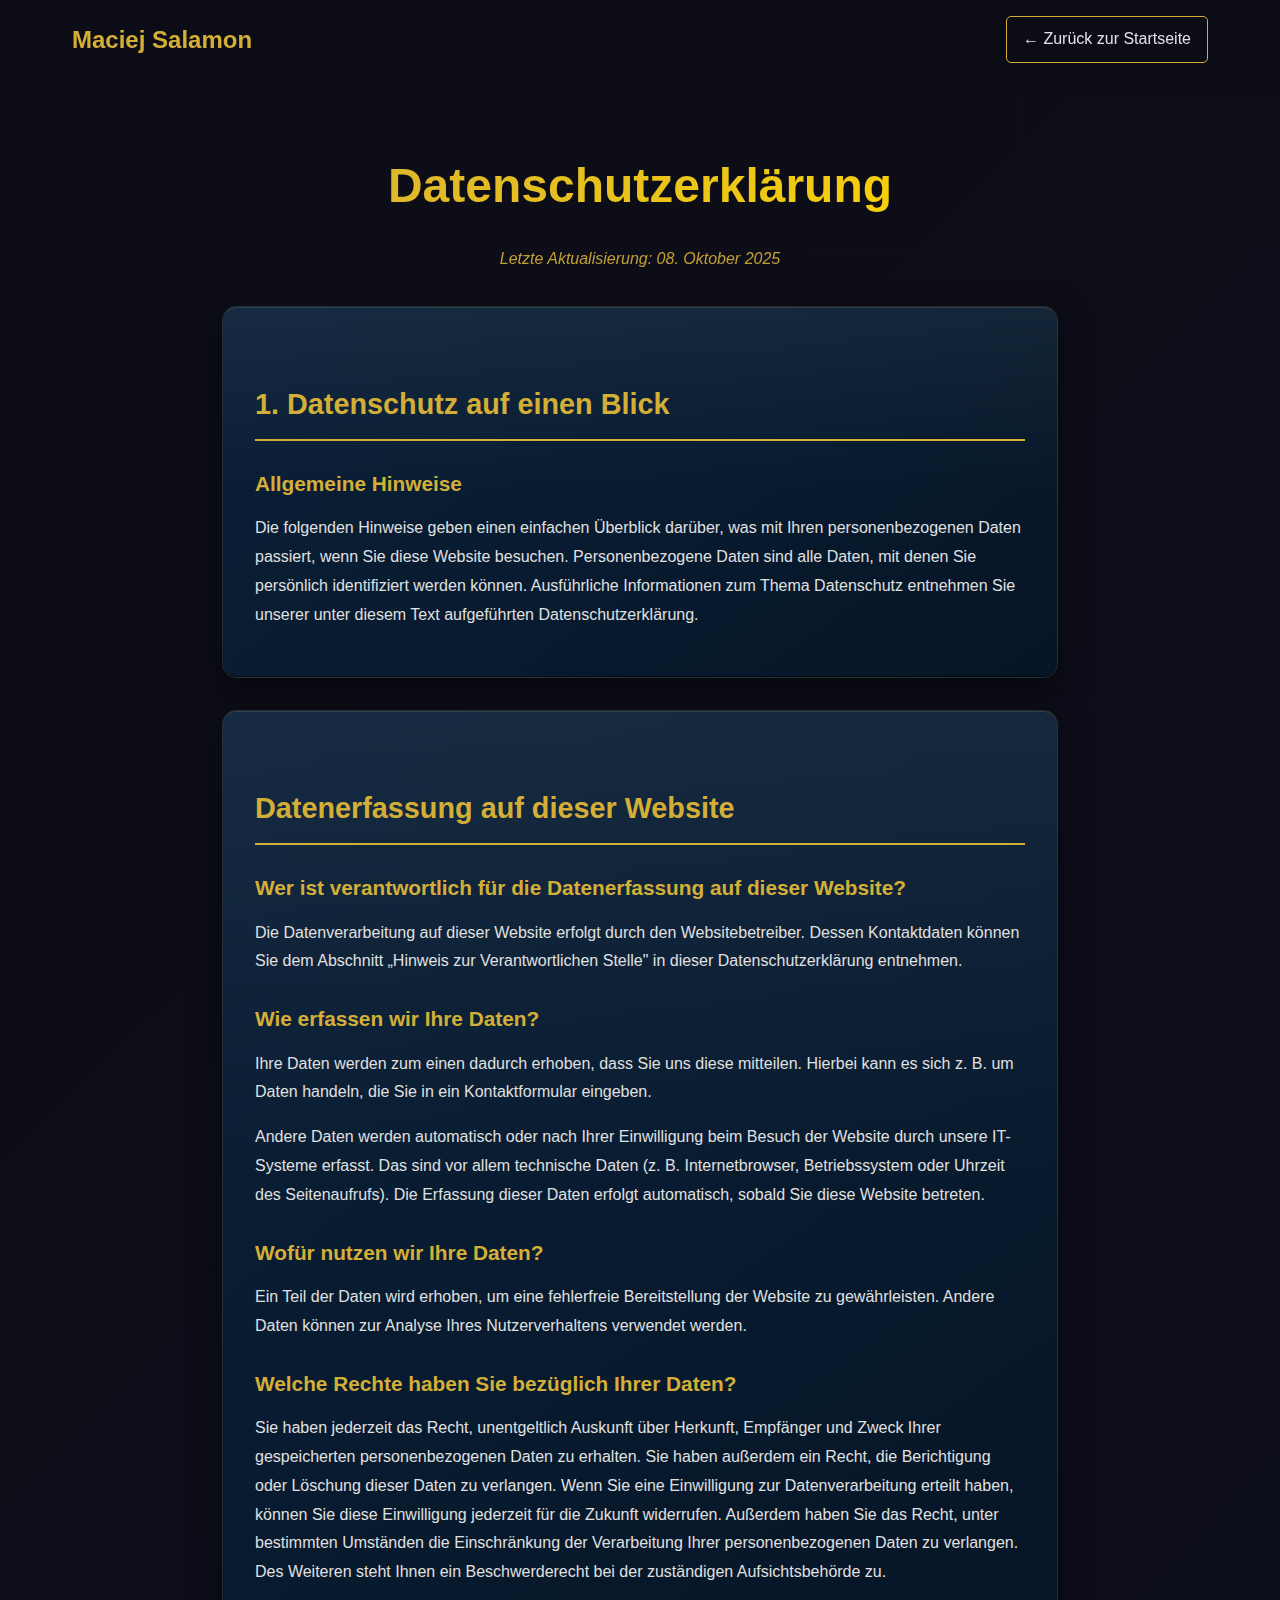
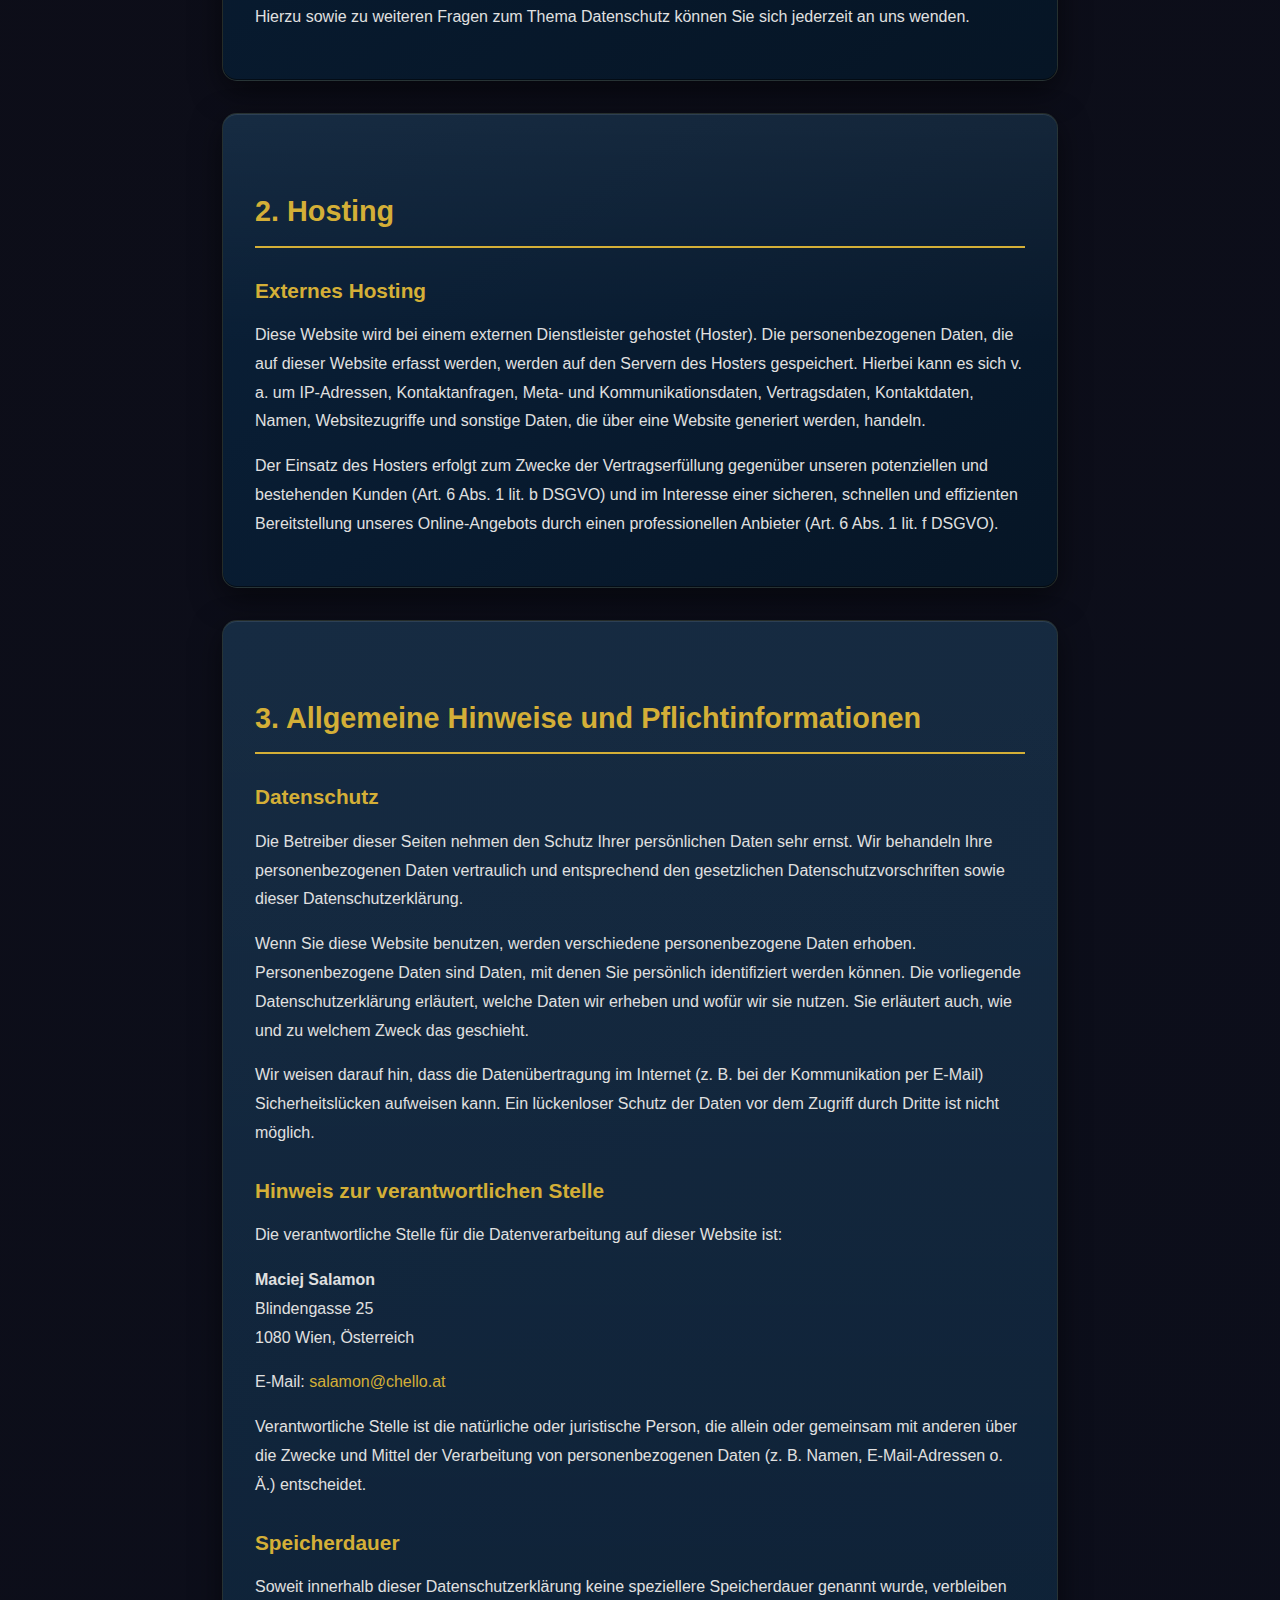
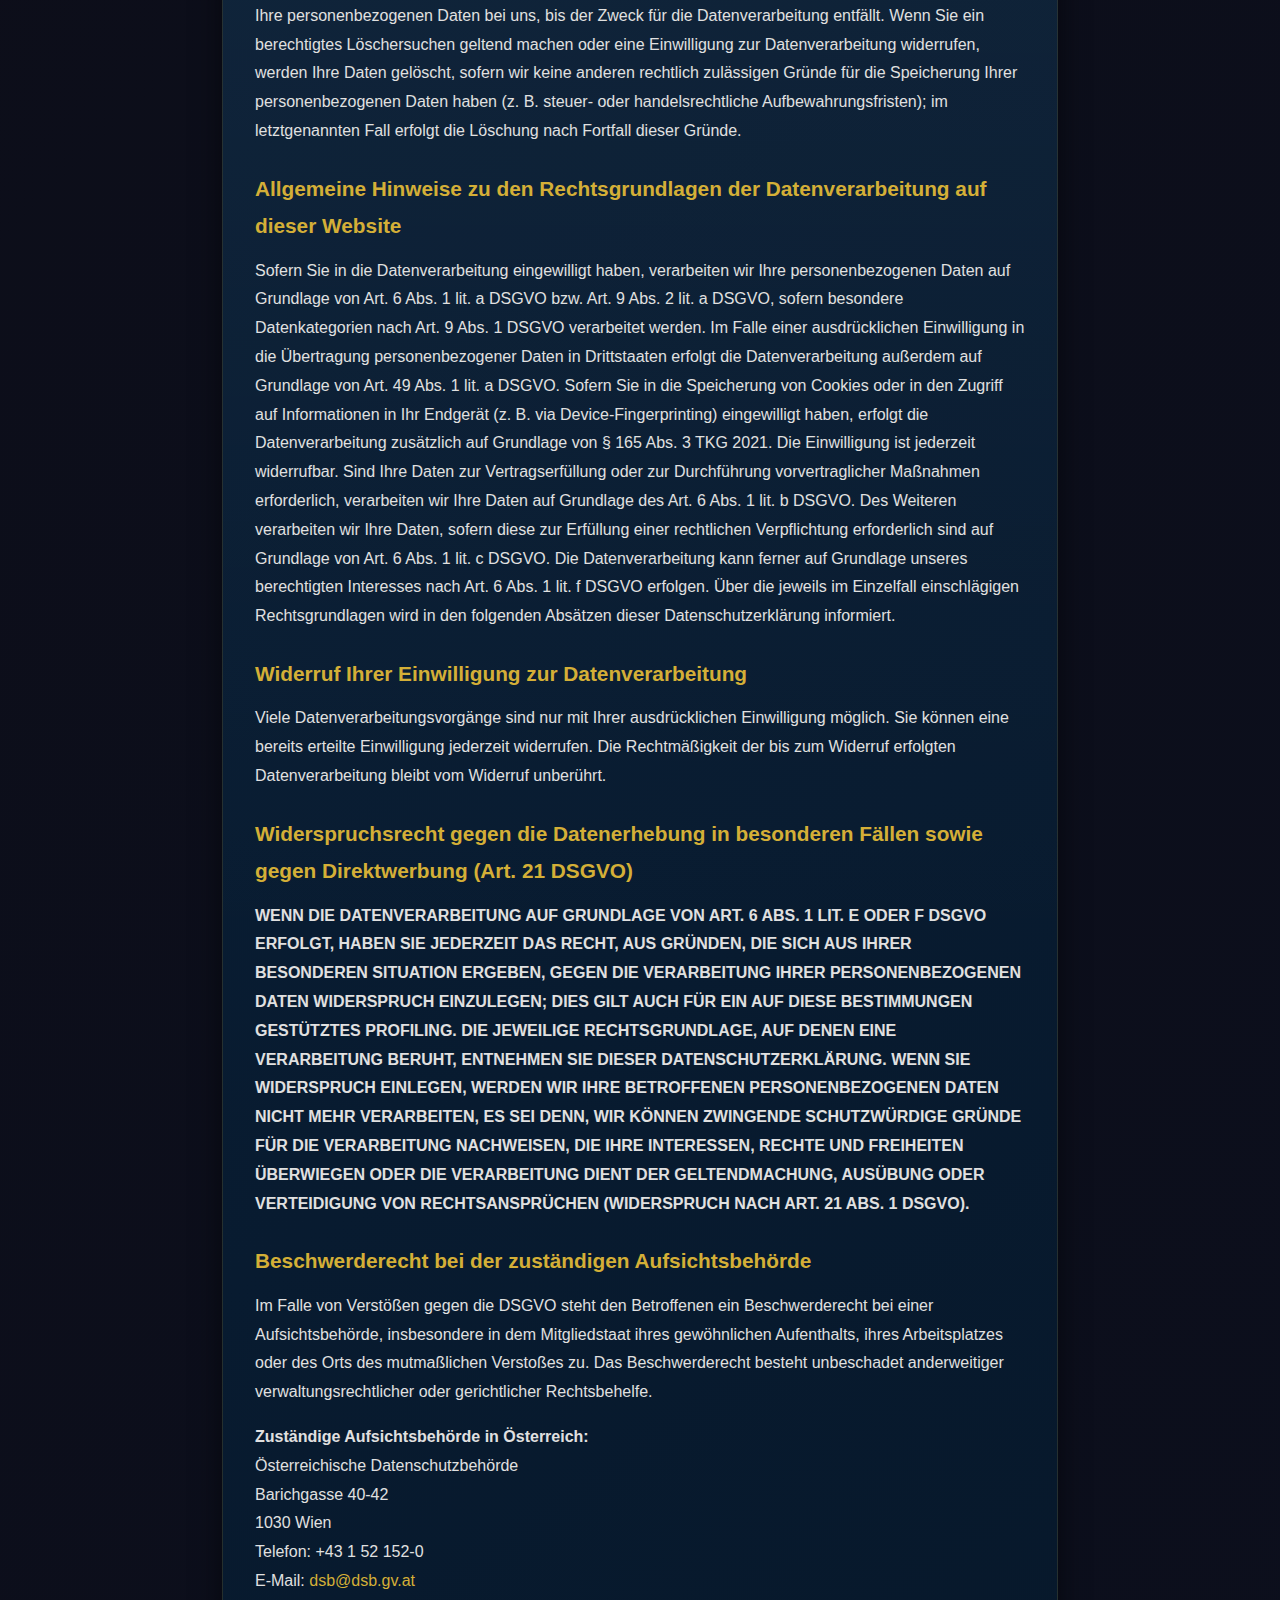
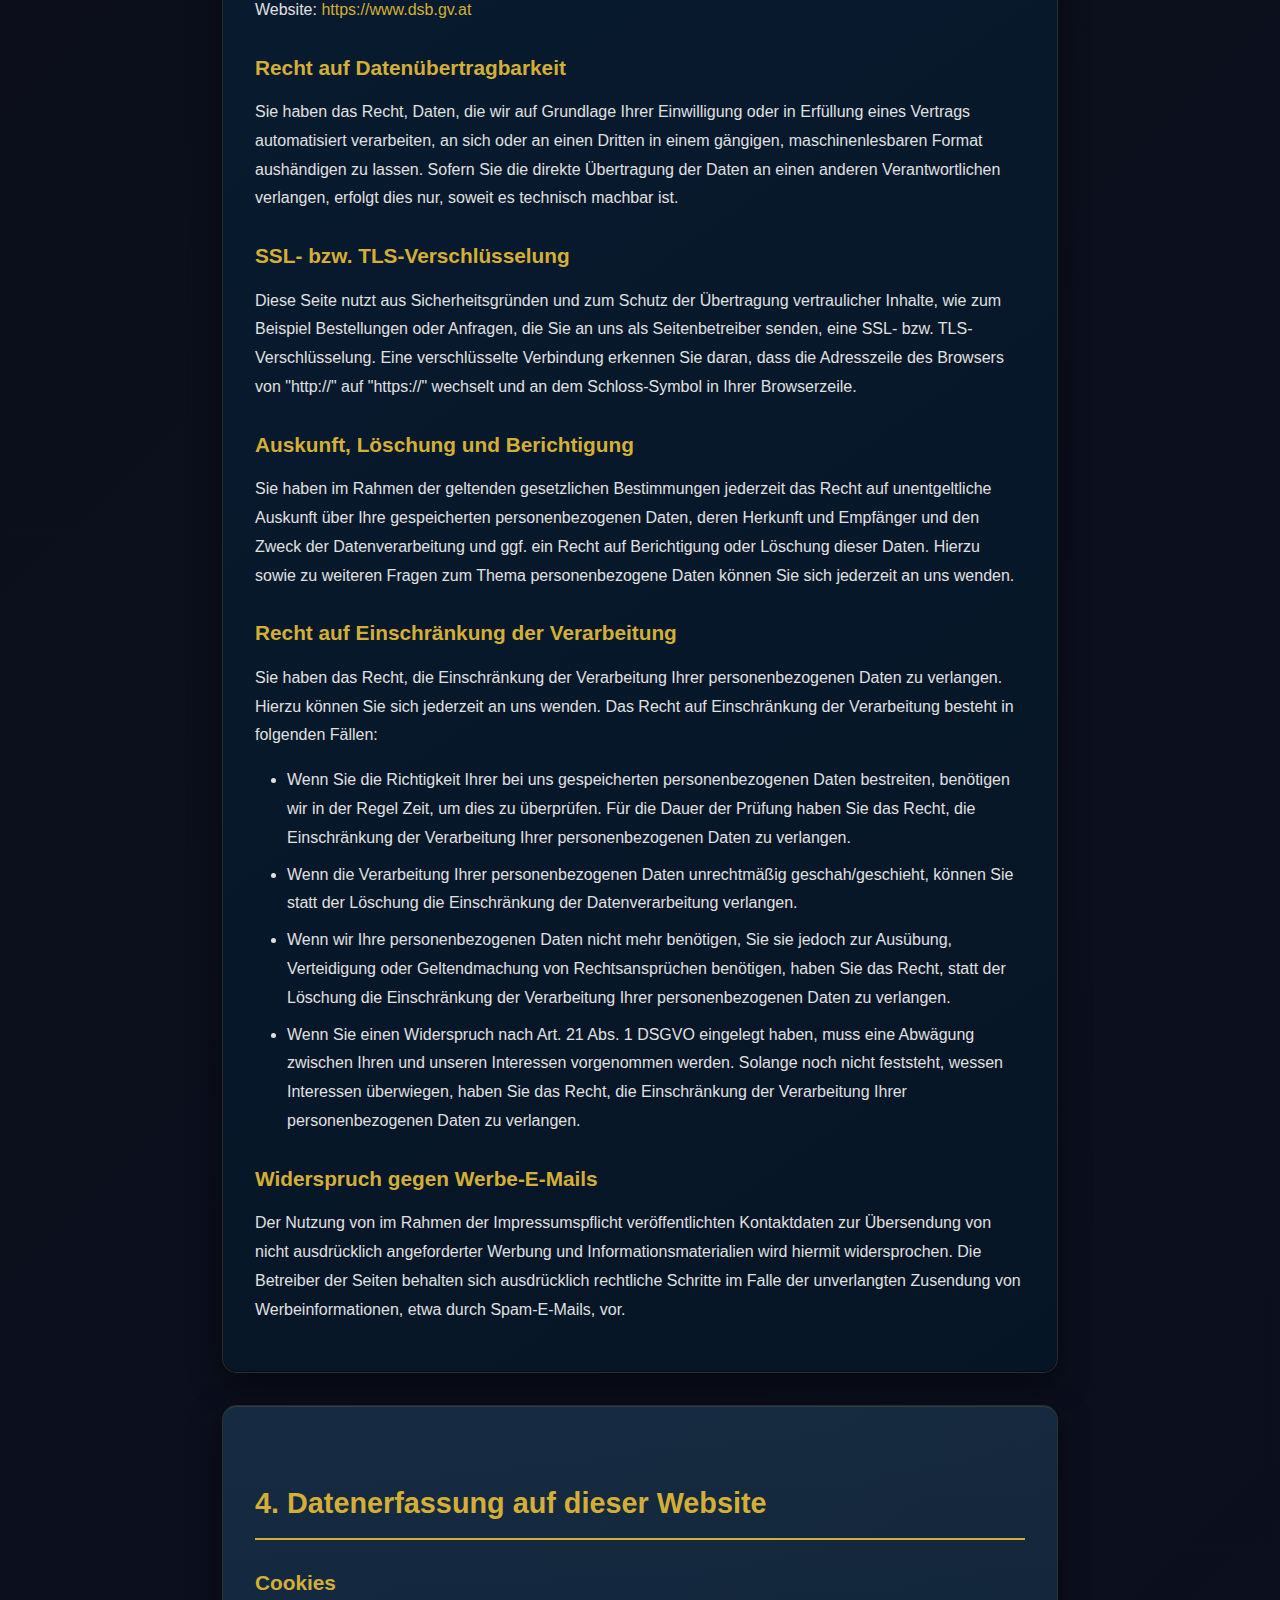
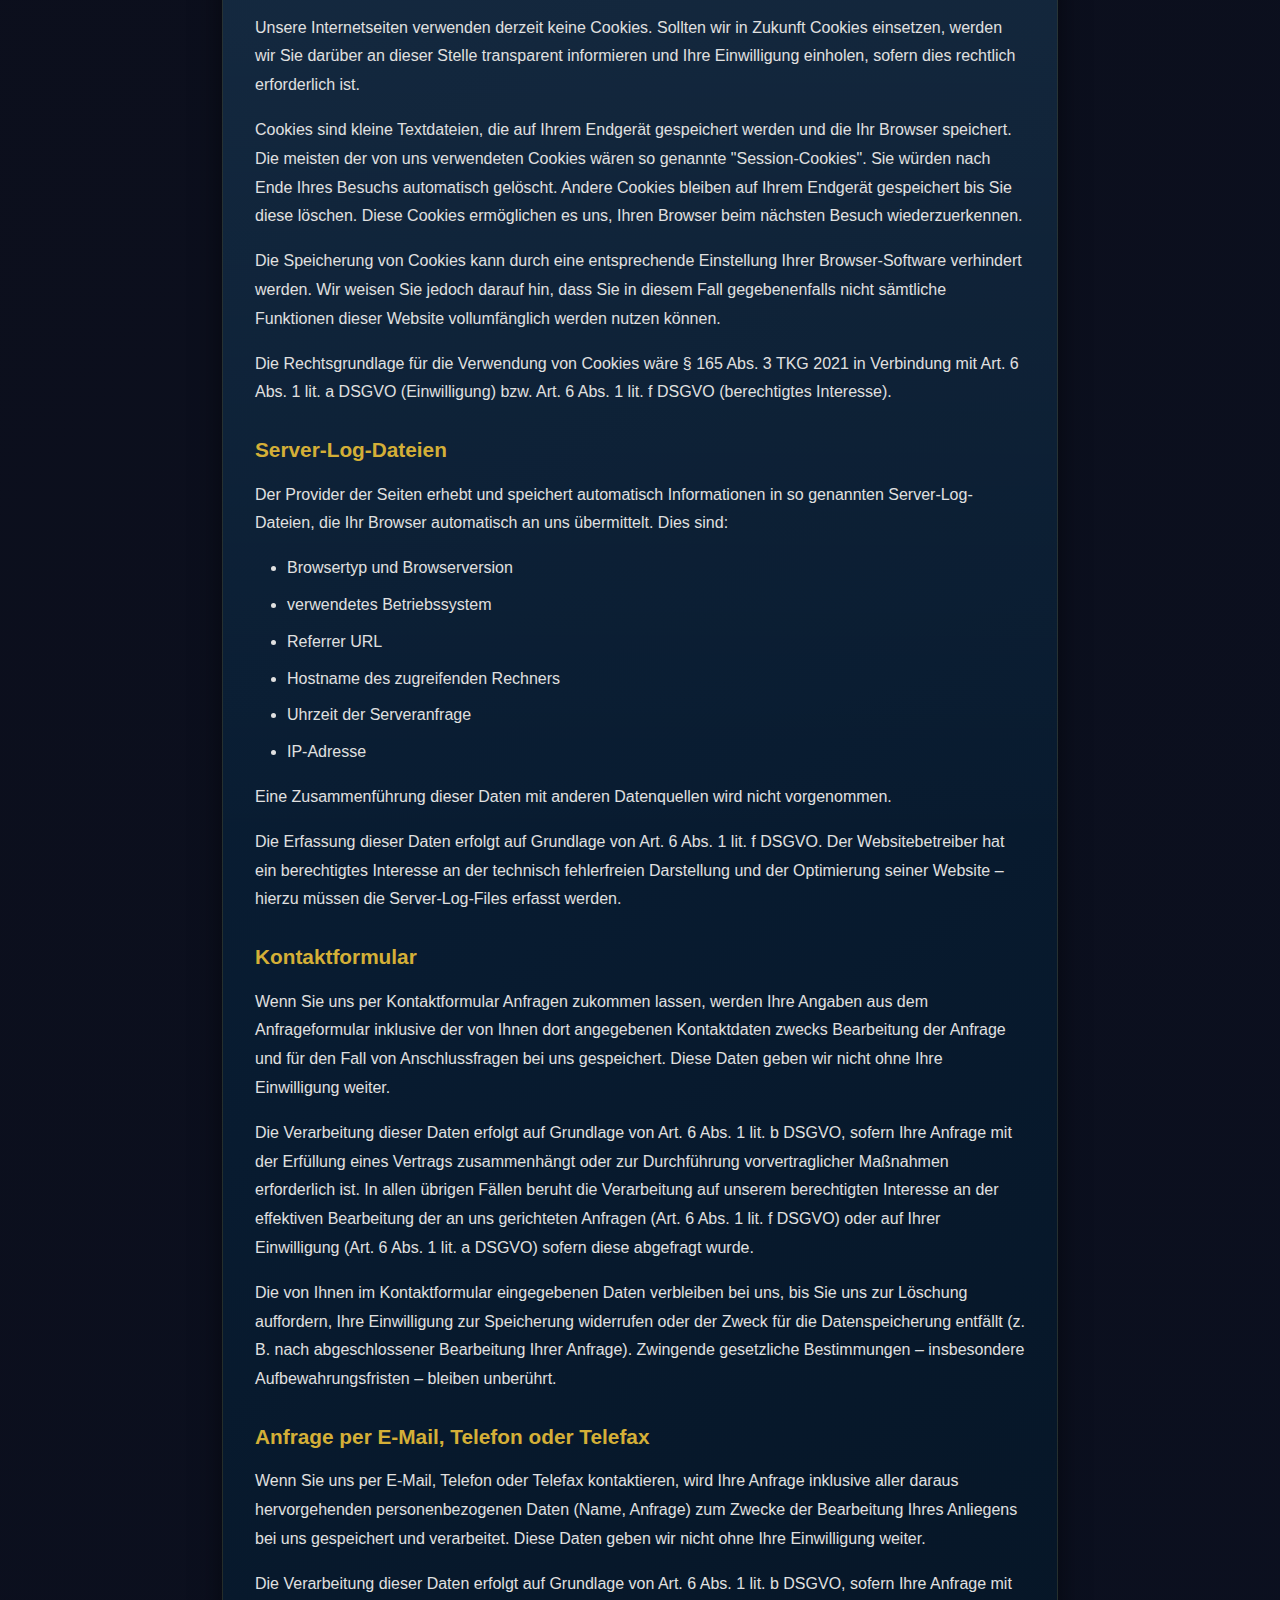
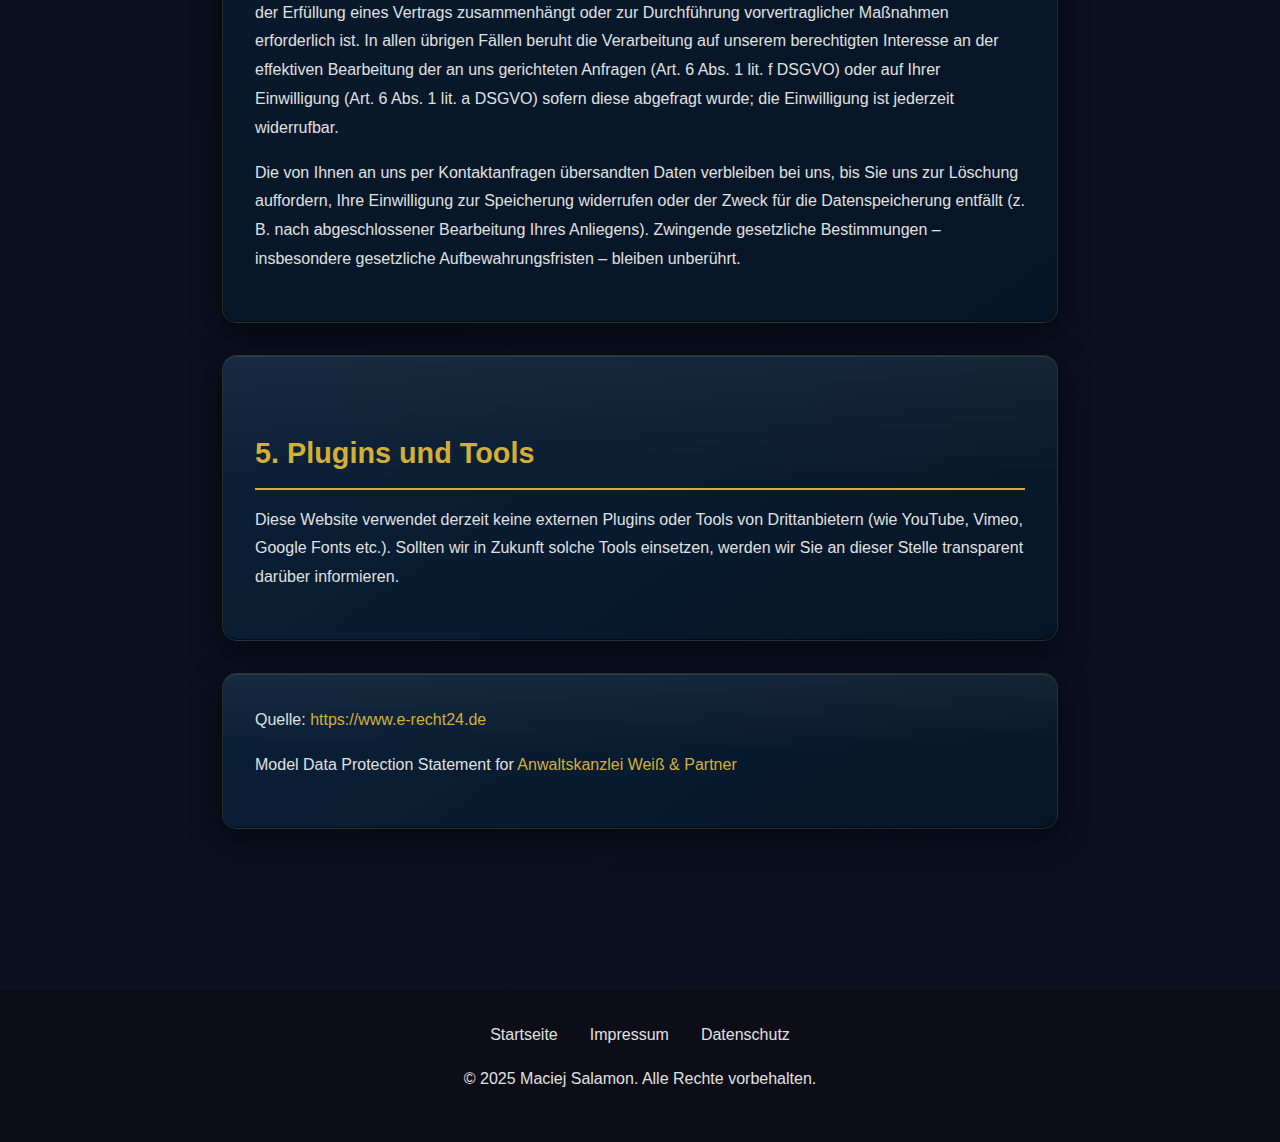
<file: dsgvo.html>
<!DOCTYPE html>
<html lang="de">
<head>
    <meta charset="UTF-8">
    <meta name="viewport" content="width=device-width, initial-scale=1.0">
    <title>Datenschutzerklärung - Maciej Salamon</title>
    <style>
        * {
            margin: 0;
            padding: 0;
            box-sizing: border-box;
        }

        :root {
            --primary-color: #0d0d17;
            --accent-color: #d4af37;
            --text-light: #e0e0e0;
            --bg-dark: #0b1020;
            --bg-section: #081b30;
        }

        body {
            font-family: 'Segoe UI', Tahoma, Geneva, Verdana, sans-serif;
            background: linear-gradient(135deg, var(--primary-color) 0%, var(--bg-dark) 100%);
            color: var(--text-light);
            line-height: 1.8;
            min-height: 100vh;
        }

        header {
            background: rgba(13, 13, 23, 0.95);
            backdrop-filter: blur(10px);
            padding: 1rem 0;
            box-shadow: 0 2px 10px rgba(0,0,0,0.3);
        }

        nav {
            max-width: 1200px;
            margin: 0 auto;
            padding: 0 2rem;
            display: flex;
            justify-content: space-between;
            align-items: center;
        }

        .logo {
            font-size: 1.5rem;
            font-weight: bold;
            color: var(--accent-color);
            text-decoration: none;
        }

        .back-link {
            color: var(--text-light);
            text-decoration: none;
            padding: 0.5rem 1rem;
            border: 1px solid var(--accent-color);
            border-radius: 5px;
            transition: all 0.3s;
        }

        .back-link:hover {
            background: var(--accent-color);
            color: var(--primary-color);
        }

        .container {
            max-width: 900px;
            margin: 0 auto;
            padding: 4rem 2rem;
        }

        .last-updated {
            text-align: center;
            font-style: italic;
            margin-bottom: 2rem;
            color: var(--accent-color);
            opacity: 0.9;
        }

        h1 {
            font-size: 3rem;
            background: linear-gradient(135deg, var(--accent-color), #ffd700);
            -webkit-background-clip: text;
            -webkit-text-fill-color: transparent;
            background-clip: text;
            margin-bottom: 1rem;
            text-align: center;
        }

        h2 {
            font-size: 1.8rem;
            color: var(--accent-color);
            margin-top: 2.5rem;
            margin-bottom: 1rem;
            border-bottom: 2px solid var(--accent-color);
            padding-bottom: 0.5rem;
        }

        h3 {
            font-size: 1.3rem;
            color: var(--accent-color);
            margin-top: 1.5rem;
            margin-bottom: 0.75rem;
        }

        .content-box {
            background: linear-gradient(145deg, #0a2038 0%, #081b30 50%, #061525 100%);
            padding: 2rem;
            border-radius: 15px;
            margin-bottom: 2rem;
            box-shadow: 
                0 10px 30px rgba(0,0,0,0.5),
                inset 0 1px 0 rgba(255,255,255,0.1),
                inset 0 -1px 0 rgba(0,0,0,0.5);
            border: 1px solid rgba(212, 175, 55, 0.15);
            position: relative;
        }

        .content-box::before {
            content: '';
            position: absolute;
            top: 0;
            left: 0;
            right: 0;
            height: 50%;
            background: linear-gradient(180deg, rgba(255,255,255,0.05) 0%, transparent 100%);
            border-radius: 15px 15px 0 0;
            pointer-events: none;
        }

        p {
            margin-bottom: 1rem;
            position: relative;
            z-index: 1;
        }

        h2, h3 {
            position: relative;
            z-index: 1;
        }

        ul {
            margin-left: 2rem;
            margin-bottom: 1rem;
            position: relative;
            z-index: 1;
        }

        li {
            margin-bottom: 0.5rem;
        }

        a {
            color: var(--accent-color);
            text-decoration: none;
        }

        a:hover {
            text-decoration: underline;
        }

        .emphasis {
            text-transform: uppercase;
            font-weight: bold;
        }

        footer {
            background: var(--primary-color);
            padding: 2rem;
            text-align: center;
            margin-top: 4rem;
        }

        .footer-links {
            display: flex;
            justify-content: center;
            gap: 2rem;
            margin-bottom: 1rem;
            flex-wrap: wrap;
        }

        .footer-links a {
            color: var(--text-light);
            text-decoration: none;
        }

        .footer-links a:hover {
            color: var(--accent-color);
        }

        @media (max-width: 768px) {
            h1 {
                font-size: 2rem;
            }

            h2 {
                font-size: 1.5rem;
            }

            .container {
                padding: 2rem 1rem;
            }

            .content-box {
                padding: 1.5rem;
                border-radius: 10px;
            }

            nav {
                padding: 0 1rem;
            }

            .footer-links {
                flex-direction: column;
                gap: 1rem;
            }
        }

        html {
            scroll-behavior: smooth;
        }
    </style>
</head>
<body>
    <header>
        <nav>
            <a href="index.html" class="logo">Maciej Salamon</a>
            <a href="index.html" class="back-link">← Zurück zur Startseite</a>
        </nav>
    </header>

    <div class="container">
        <h1>Datenschutzerklärung</h1>
        <p class="last-updated">Letzte Aktualisierung: 08. Oktober 2025</p>

        <div class="content-box">
            <h2>1. Datenschutz auf einen Blick</h2>
            
            <h3>Allgemeine Hinweise</h3>
            <p>
                Die folgenden Hinweise geben einen einfachen Überblick darüber, was mit Ihren personenbezogenen Daten passiert, 
                wenn Sie diese Website besuchen. Personenbezogene Daten sind alle Daten, mit denen Sie persönlich identifiziert 
                werden können. Ausführliche Informationen zum Thema Datenschutz entnehmen Sie unserer unter diesem Text 
                aufgeführten Datenschutzerklärung.
            </p>
        </div>

        <div class="content-box">
            <h2>Datenerfassung auf dieser Website</h2>
            
            <h3>Wer ist verantwortlich für die Datenerfassung auf dieser Website?</h3>
            <p>
                Die Datenverarbeitung auf dieser Website erfolgt durch den Websitebetreiber. Dessen Kontaktdaten können Sie 
                dem Abschnitt „Hinweis zur Verantwortlichen Stelle" in dieser Datenschutzerklärung entnehmen.
            </p>

            <h3>Wie erfassen wir Ihre Daten?</h3>
            <p>
                Ihre Daten werden zum einen dadurch erhoben, dass Sie uns diese mitteilen. Hierbei kann es sich z. B. um Daten 
                handeln, die Sie in ein Kontaktformular eingeben.
            </p>
            <p>
                Andere Daten werden automatisch oder nach Ihrer Einwilligung beim Besuch der Website durch unsere IT-Systeme erfasst. 
                Das sind vor allem technische Daten (z. B. Internetbrowser, Betriebssystem oder Uhrzeit des Seitenaufrufs). 
                Die Erfassung dieser Daten erfolgt automatisch, sobald Sie diese Website betreten.
            </p>

            <h3>Wofür nutzen wir Ihre Daten?</h3>
            <p>
                Ein Teil der Daten wird erhoben, um eine fehlerfreie Bereitstellung der Website zu gewährleisten. Andere Daten 
                können zur Analyse Ihres Nutzerverhaltens verwendet werden.
            </p>

            <h3>Welche Rechte haben Sie bezüglich Ihrer Daten?</h3>
            <p>
                Sie haben jederzeit das Recht, unentgeltlich Auskunft über Herkunft, Empfänger und Zweck Ihrer gespeicherten 
                personenbezogenen Daten zu erhalten. Sie haben außerdem ein Recht, die Berichtigung oder Löschung dieser Daten 
                zu verlangen. Wenn Sie eine Einwilligung zur Datenverarbeitung erteilt haben, können Sie diese Einwilligung 
                jederzeit für die Zukunft widerrufen. Außerdem haben Sie das Recht, unter bestimmten Umständen die Einschränkung 
                der Verarbeitung Ihrer personenbezogenen Daten zu verlangen. Des Weiteren steht Ihnen ein Beschwerderecht bei der 
                zuständigen Aufsichtsbehörde zu.
            </p>
            <p>
                Hierzu sowie zu weiteren Fragen zum Thema Datenschutz können Sie sich jederzeit an uns wenden.
            </p>
        </div>

        <div class="content-box">
            <h2>2. Hosting</h2>
            
            <h3>Externes Hosting</h3>
            <p>
                Diese Website wird bei einem externen Dienstleister gehostet (Hoster). Die personenbezogenen Daten, die auf dieser 
                Website erfasst werden, werden auf den Servern des Hosters gespeichert. Hierbei kann es sich v. a. um IP-Adressen, 
                Kontaktanfragen, Meta- und Kommunikationsdaten, Vertragsdaten, Kontaktdaten, Namen, Websitezugriffe und sonstige 
                Daten, die über eine Website generiert werden, handeln.
            </p>
            <p>
                Der Einsatz des Hosters erfolgt zum Zwecke der Vertragserfüllung gegenüber unseren potenziellen und bestehenden 
                Kunden (Art. 6 Abs. 1 lit. b DSGVO) und im Interesse einer sicheren, schnellen und effizienten Bereitstellung 
                unseres Online-Angebots durch einen professionellen Anbieter (Art. 6 Abs. 1 lit. f DSGVO).
            </p>
        </div>

        <div class="content-box">
            <h2>3. Allgemeine Hinweise und Pflichtinformationen</h2>
            
            <h3>Datenschutz</h3>
            <p>
                Die Betreiber dieser Seiten nehmen den Schutz Ihrer persönlichen Daten sehr ernst. Wir behandeln Ihre 
                personenbezogenen Daten vertraulich und entsprechend den gesetzlichen Datenschutzvorschriften sowie dieser 
                Datenschutzerklärung.
            </p>
            <p>
                Wenn Sie diese Website benutzen, werden verschiedene personenbezogene Daten erhoben. Personenbezogene Daten 
                sind Daten, mit denen Sie persönlich identifiziert werden können. Die vorliegende Datenschutzerklärung erläutert, 
                welche Daten wir erheben und wofür wir sie nutzen. Sie erläutert auch, wie und zu welchem Zweck das geschieht.
            </p>
            <p>
                Wir weisen darauf hin, dass die Datenübertragung im Internet (z. B. bei der Kommunikation per E-Mail) 
                Sicherheitslücken aufweisen kann. Ein lückenloser Schutz der Daten vor dem Zugriff durch Dritte ist nicht möglich.
            </p>

            <h3>Hinweis zur verantwortlichen Stelle</h3>
            <p>
                Die verantwortliche Stelle für die Datenverarbeitung auf dieser Website ist:
            </p>
            <p>
                <strong>Maciej Salamon</strong><br>
                Blindengasse 25<br>
                1080 Wien, Österreich
            </p>
            <p>
                E-Mail: <a href="mailto:salamon@chello.at">salamon@chello.at</a>
            </p>
            <p>
                Verantwortliche Stelle ist die natürliche oder juristische Person, die allein oder gemeinsam mit anderen über 
                die Zwecke und Mittel der Verarbeitung von personenbezogenen Daten (z. B. Namen, E-Mail-Adressen o. Ä.) entscheidet.
            </p>

            <h3>Speicherdauer</h3>
            <p>
                Soweit innerhalb dieser Datenschutzerklärung keine speziellere Speicherdauer genannt wurde, verbleiben Ihre 
                personenbezogenen Daten bei uns, bis der Zweck für die Datenverarbeitung entfällt. Wenn Sie ein berechtigtes 
                Löschersuchen geltend machen oder eine Einwilligung zur Datenverarbeitung widerrufen, werden Ihre Daten gelöscht, 
                sofern wir keine anderen rechtlich zulässigen Gründe für die Speicherung Ihrer personenbezogenen Daten haben 
                (z. B. steuer- oder handelsrechtliche Aufbewahrungsfristen); im letztgenannten Fall erfolgt die Löschung nach 
                Fortfall dieser Gründe.
            </p>

            <h3>Allgemeine Hinweise zu den Rechtsgrundlagen der Datenverarbeitung auf dieser Website</h3>
            <p>
                Sofern Sie in die Datenverarbeitung eingewilligt haben, verarbeiten wir Ihre personenbezogenen Daten auf 
                Grundlage von Art. 6 Abs. 1 lit. a DSGVO bzw. Art. 9 Abs. 2 lit. a DSGVO, sofern besondere Datenkategorien 
                nach Art. 9 Abs. 1 DSGVO verarbeitet werden. Im Falle einer ausdrücklichen Einwilligung in die Übertragung 
                personenbezogener Daten in Drittstaaten erfolgt die Datenverarbeitung außerdem auf Grundlage von Art. 49 Abs. 1 
                lit. a DSGVO. Sofern Sie in die Speicherung von Cookies oder in den Zugriff auf Informationen in Ihr Endgerät 
                (z. B. via Device-Fingerprinting) eingewilligt haben, erfolgt die Datenverarbeitung zusätzlich auf Grundlage 
                von § 165 Abs. 3 TKG 2021. Die Einwilligung ist jederzeit widerrufbar. Sind Ihre Daten zur Vertragserfüllung 
                oder zur Durchführung vorvertraglicher Maßnahmen erforderlich, verarbeiten wir Ihre Daten auf Grundlage des 
                Art. 6 Abs. 1 lit. b DSGVO. Des Weiteren verarbeiten wir Ihre Daten, sofern diese zur Erfüllung einer 
                rechtlichen Verpflichtung erforderlich sind auf Grundlage von Art. 6 Abs. 1 lit. c DSGVO. Die Datenverarbeitung 
                kann ferner auf Grundlage unseres berechtigten Interesses nach Art. 6 Abs. 1 lit. f DSGVO erfolgen. Über die 
                jeweils im Einzelfall einschlägigen Rechtsgrundlagen wird in den folgenden Absätzen dieser Datenschutzerklärung 
                informiert.
            </p>

            <h3>Widerruf Ihrer Einwilligung zur Datenverarbeitung</h3>
            <p>
                Viele Datenverarbeitungsvorgänge sind nur mit Ihrer ausdrücklichen Einwilligung möglich. Sie können eine bereits 
                erteilte Einwilligung jederzeit widerrufen. Die Rechtmäßigkeit der bis zum Widerruf erfolgten Datenverarbeitung 
                bleibt vom Widerruf unberührt.
            </p>

            <h3>Widerspruchsrecht gegen die Datenerhebung in besonderen Fällen sowie gegen Direktwerbung (Art. 21 DSGVO)</h3>
            <p class="emphasis">
                Wenn die Datenverarbeitung auf Grundlage von Art. 6 Abs. 1 lit. e oder f DSGVO erfolgt, haben Sie jederzeit 
                das Recht, aus Gründen, die sich aus Ihrer besonderen Situation ergeben, gegen die Verarbeitung Ihrer 
                personenbezogenen Daten Widerspruch einzulegen; dies gilt auch für ein auf diese Bestimmungen gestütztes 
                Profiling. Die jeweilige Rechtsgrundlage, auf denen eine Verarbeitung beruht, entnehmen Sie dieser 
                Datenschutzerklärung. Wenn Sie Widerspruch einlegen, werden wir Ihre betroffenen personenbezogenen Daten 
                nicht mehr verarbeiten, es sei denn, wir können zwingende schutzwürdige Gründe für die Verarbeitung nachweisen, 
                die Ihre Interessen, Rechte und Freiheiten überwiegen oder die Verarbeitung dient der Geltendmachung, 
                Ausübung oder Verteidigung von Rechtsansprüchen (Widerspruch nach Art. 21 Abs. 1 DSGVO).
            </p>

            <h3>Beschwerderecht bei der zuständigen Aufsichtsbehörde</h3>
            <p>
                Im Falle von Verstößen gegen die DSGVO steht den Betroffenen ein Beschwerderecht bei einer Aufsichtsbehörde, 
                insbesondere in dem Mitgliedstaat ihres gewöhnlichen Aufenthalts, ihres Arbeitsplatzes oder des Orts des 
                mutmaßlichen Verstoßes zu. Das Beschwerderecht besteht unbeschadet anderweitiger verwaltungsrechtlicher oder 
                gerichtlicher Rechtsbehelfe.
            </p>
            <p>
                <strong>Zuständige Aufsichtsbehörde in Österreich:</strong><br>
                Österreichische Datenschutzbehörde<br>
                Barichgasse 40-42<br>
                1030 Wien<br>
                Telefon: +43 1 52 152-0<br>
                E-Mail: <a href="mailto:dsb@dsb.gv.at">dsb@dsb.gv.at</a><br>
                Website: <a href="https://www.dsb.gv.at" target="_blank">https://www.dsb.gv.at</a>
            </p>

            <h3>Recht auf Datenübertragbarkeit</h3>
            <p>
                Sie haben das Recht, Daten, die wir auf Grundlage Ihrer Einwilligung oder in Erfüllung eines Vertrags 
                automatisiert verarbeiten, an sich oder an einen Dritten in einem gängigen, maschinenlesbaren Format aushändigen 
                zu lassen. Sofern Sie die direkte Übertragung der Daten an einen anderen Verantwortlichen verlangen, erfolgt 
                dies nur, soweit es technisch machbar ist.
            </p>

            <h3>SSL- bzw. TLS-Verschlüsselung</h3>
            <p>
                Diese Seite nutzt aus Sicherheitsgründen und zum Schutz der Übertragung vertraulicher Inhalte, wie zum Beispiel 
                Bestellungen oder Anfragen, die Sie an uns als Seitenbetreiber senden, eine SSL- bzw. TLS-Verschlüsselung. 
                Eine verschlüsselte Verbindung erkennen Sie daran, dass die Adresszeile des Browsers von "http://" auf "https://" 
                wechselt und an dem Schloss-Symbol in Ihrer Browserzeile.
            </p>

            <h3>Auskunft, Löschung und Berichtigung</h3>
            <p>
                Sie haben im Rahmen der geltenden gesetzlichen Bestimmungen jederzeit das Recht auf unentgeltliche Auskunft 
                über Ihre gespeicherten personenbezogenen Daten, deren Herkunft und Empfänger und den Zweck der Datenverarbeitung 
                und ggf. ein Recht auf Berichtigung oder Löschung dieser Daten. Hierzu sowie zu weiteren Fragen zum Thema 
                personenbezogene Daten können Sie sich jederzeit an uns wenden.
            </p>

            <h3>Recht auf Einschränkung der Verarbeitung</h3>
            <p>
                Sie haben das Recht, die Einschränkung der Verarbeitung Ihrer personenbezogenen Daten zu verlangen. Hierzu 
                können Sie sich jederzeit an uns wenden. Das Recht auf Einschränkung der Verarbeitung besteht in folgenden Fällen:
            </p>
            <ul>
                <li>Wenn Sie die Richtigkeit Ihrer bei uns gespeicherten personenbezogenen Daten bestreiten, benötigen wir 
                in der Regel Zeit, um dies zu überprüfen. Für die Dauer der Prüfung haben Sie das Recht, die Einschränkung 
                der Verarbeitung Ihrer personenbezogenen Daten zu verlangen.</li>
                <li>Wenn die Verarbeitung Ihrer personenbezogenen Daten unrechtmäßig geschah/geschieht, können Sie statt der 
                Löschung die Einschränkung der Datenverarbeitung verlangen.</li>
                <li>Wenn wir Ihre personenbezogenen Daten nicht mehr benötigen, Sie sie jedoch zur Ausübung, Verteidigung oder 
                Geltendmachung von Rechtsansprüchen benötigen, haben Sie das Recht, statt der Löschung die Einschränkung der 
                Verarbeitung Ihrer personenbezogenen Daten zu verlangen.</li>
                <li>Wenn Sie einen Widerspruch nach Art. 21 Abs. 1 DSGVO eingelegt haben, muss eine Abwägung zwischen Ihren 
                und unseren Interessen vorgenommen werden. Solange noch nicht feststeht, wessen Interessen überwiegen, haben 
                Sie das Recht, die Einschränkung der Verarbeitung Ihrer personenbezogenen Daten zu verlangen.</li>
            </ul>

            <h3>Widerspruch gegen Werbe-E-Mails</h3>
            <p>
                Der Nutzung von im Rahmen der Impressumspflicht veröffentlichten Kontaktdaten zur Übersendung von nicht 
                ausdrücklich angeforderter Werbung und Informationsmaterialien wird hiermit widersprochen. Die Betreiber der 
                Seiten behalten sich ausdrücklich rechtliche Schritte im Falle der unverlangten Zusendung von Werbeinformationen, 
                etwa durch Spam-E-Mails, vor.
            </p>
        </div>

        <div class="content-box">
            <h2>4. Datenerfassung auf dieser Website</h2>
            
            <h3>Cookies</h3>
            <p>
                Unsere Internetseiten verwenden derzeit keine Cookies. Sollten wir in Zukunft Cookies einsetzen, werden wir 
                Sie darüber an dieser Stelle transparent informieren und Ihre Einwilligung einholen, sofern dies rechtlich 
                erforderlich ist.
            </p>
            <p>
                Cookies sind kleine Textdateien, die auf Ihrem Endgerät gespeichert werden und die Ihr Browser speichert. 
                Die meisten der von uns verwendeten Cookies wären so genannte "Session-Cookies". Sie würden nach Ende Ihres 
                Besuchs automatisch gelöscht. Andere Cookies bleiben auf Ihrem Endgerät gespeichert bis Sie diese löschen. 
                Diese Cookies ermöglichen es uns, Ihren Browser beim nächsten Besuch wiederzuerkennen.
            </p>
            <p>
                Die Speicherung von Cookies kann durch eine entsprechende Einstellung Ihrer Browser-Software verhindert werden. 
                Wir weisen Sie jedoch darauf hin, dass Sie in diesem Fall gegebenenfalls nicht sämtliche Funktionen dieser 
                Website vollumfänglich werden nutzen können.
            </p>
            <p>
                Die Rechtsgrundlage für die Verwendung von Cookies wäre § 165 Abs. 3 TKG 2021 in Verbindung mit Art. 6 Abs. 1 
                lit. a DSGVO (Einwilligung) bzw. Art. 6 Abs. 1 lit. f DSGVO (berechtigtes Interesse).
            </p>

            <h3>Server-Log-Dateien</h3>
            <p>
                Der Provider der Seiten erhebt und speichert automatisch Informationen in so genannten Server-Log-Dateien, 
                die Ihr Browser automatisch an uns übermittelt. Dies sind:
            </p>
            <ul>
                <li>Browsertyp und Browserversion</li>
                <li>verwendetes Betriebssystem</li>
                <li>Referrer URL</li>
                <li>Hostname des zugreifenden Rechners</li>
                <li>Uhrzeit der Serveranfrage</li>
                <li>IP-Adresse</li>
            </ul>
            <p>
                Eine Zusammenführung dieser Daten mit anderen Datenquellen wird nicht vorgenommen.
            </p>
            <p>
                Die Erfassung dieser Daten erfolgt auf Grundlage von Art. 6 Abs. 1 lit. f DSGVO. Der Websitebetreiber hat 
                ein berechtigtes Interesse an der technisch fehlerfreien Darstellung und der Optimierung seiner Website – 
                hierzu müssen die Server-Log-Files erfasst werden.
            </p>

            <h3>Kontaktformular</h3>
            <p>
                Wenn Sie uns per Kontaktformular Anfragen zukommen lassen, werden Ihre Angaben aus dem Anfrageformular inklusive 
                der von Ihnen dort angegebenen Kontaktdaten zwecks Bearbeitung der Anfrage und für den Fall von Anschlussfragen 
                bei uns gespeichert. Diese Daten geben wir nicht ohne Ihre Einwilligung weiter.
            </p>
            <p>
                Die Verarbeitung dieser Daten erfolgt auf Grundlage von Art. 6 Abs. 1 lit. b DSGVO, sofern Ihre Anfrage mit 
                der Erfüllung eines Vertrags zusammenhängt oder zur Durchführung vorvertraglicher Maßnahmen erforderlich ist. 
                In allen übrigen Fällen beruht die Verarbeitung auf unserem berechtigten Interesse an der effektiven Bearbeitung 
                der an uns gerichteten Anfragen (Art. 6 Abs. 1 lit. f DSGVO) oder auf Ihrer Einwilligung (Art. 6 Abs. 1 lit. a DSGVO) 
                sofern diese abgefragt wurde.
            </p>
            <p>
                Die von Ihnen im Kontaktformular eingegebenen Daten verbleiben bei uns, bis Sie uns zur Löschung auffordern, 
                Ihre Einwilligung zur Speicherung widerrufen oder der Zweck für die Datenspeicherung entfällt (z. B. nach 
                abgeschlossener Bearbeitung Ihrer Anfrage). Zwingende gesetzliche Bestimmungen – insbesondere Aufbewahrungsfristen – 
                bleiben unberührt.
            </p>

            <h3>Anfrage per E-Mail, Telefon oder Telefax</h3>
            <p>
                Wenn Sie uns per E-Mail, Telefon oder Telefax kontaktieren, wird Ihre Anfrage inklusive aller daraus hervorgehenden 
                personenbezogenen Daten (Name, Anfrage) zum Zwecke der Bearbeitung Ihres Anliegens bei uns gespeichert und verarbeitet. 
                Diese Daten geben wir nicht ohne Ihre Einwilligung weiter.
            </p>
            <p>
                Die Verarbeitung dieser Daten erfolgt auf Grundlage von Art. 6 Abs. 1 lit. b DSGVO, sofern Ihre Anfrage mit der 
                Erfüllung eines Vertrags zusammenhängt oder zur Durchführung vorvertraglicher Maßnahmen erforderlich ist. In allen 
                übrigen Fällen beruht die Verarbeitung auf unserem berechtigten Interesse an der effektiven Bearbeitung der an uns 
                gerichteten Anfragen (Art. 6 Abs. 1 lit. f DSGVO) oder auf Ihrer Einwilligung (Art. 6 Abs. 1 lit. a DSGVO) sofern 
                diese abgefragt wurde; die Einwilligung ist jederzeit widerrufbar.
            </p>
            <p>
                Die von Ihnen an uns per Kontaktanfragen übersandten Daten verbleiben bei uns, bis Sie uns zur Löschung auffordern, 
                Ihre Einwilligung zur Speicherung widerrufen oder der Zweck für die Datenspeicherung entfällt (z. B. nach 
                abgeschlossener Bearbeitung Ihres Anliegens). Zwingende gesetzliche Bestimmungen – insbesondere gesetzliche 
                Aufbewahrungsfristen – bleiben unberührt.
            </p>
        </div>

        <div class="content-box">
            <h2>5. Plugins und Tools</h2>
            
            <p>
                Diese Website verwendet derzeit keine externen Plugins oder Tools von Drittanbietern (wie YouTube, Vimeo, 
                Google Fonts etc.). Sollten wir in Zukunft solche Tools einsetzen, werden wir Sie an dieser Stelle 
                transparent darüber informieren.
            </p>
        </div>

        <div class="content-box">
            <p>
                Quelle: <a href="https://www.e-recht24.de" target="_blank">https://www.e-recht24.de</a>
            </p>
            <p>
                Model Data Protection Statement for <a href="https://www.ratgeberrecht.eu/" target="_blank">Anwaltskanzlei Weiß & Partner</a>
            </p>
        </div>
    </div>

    <footer>
        <div class="footer-links">
            <a href="index.html">Startseite</a>
            <a href="impressum.html">Impressum</a>
            <a href="dsgvo.html">Datenschutz</a>
        </div>
        <p>&copy; 2025 Maciej Salamon. Alle Rechte vorbehalten.</p>
    </footer>
</body>
</html>
</file>
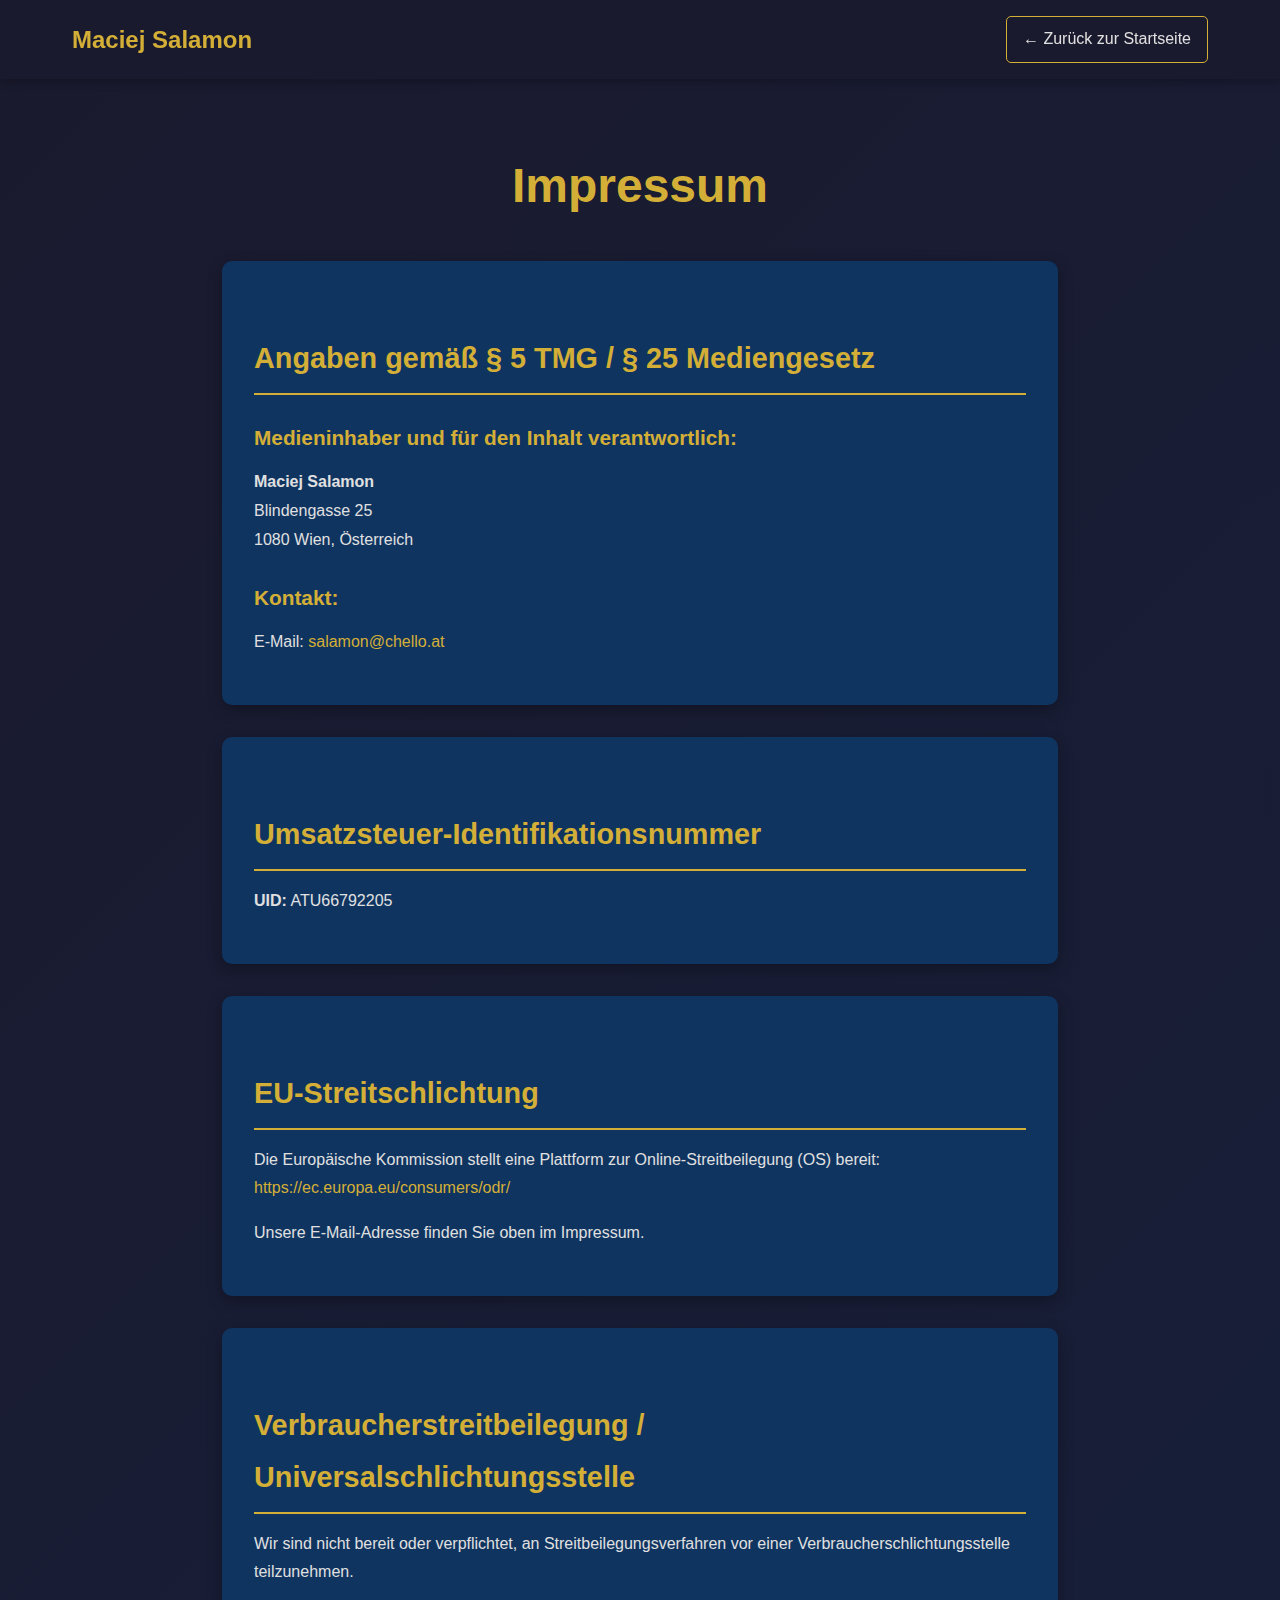
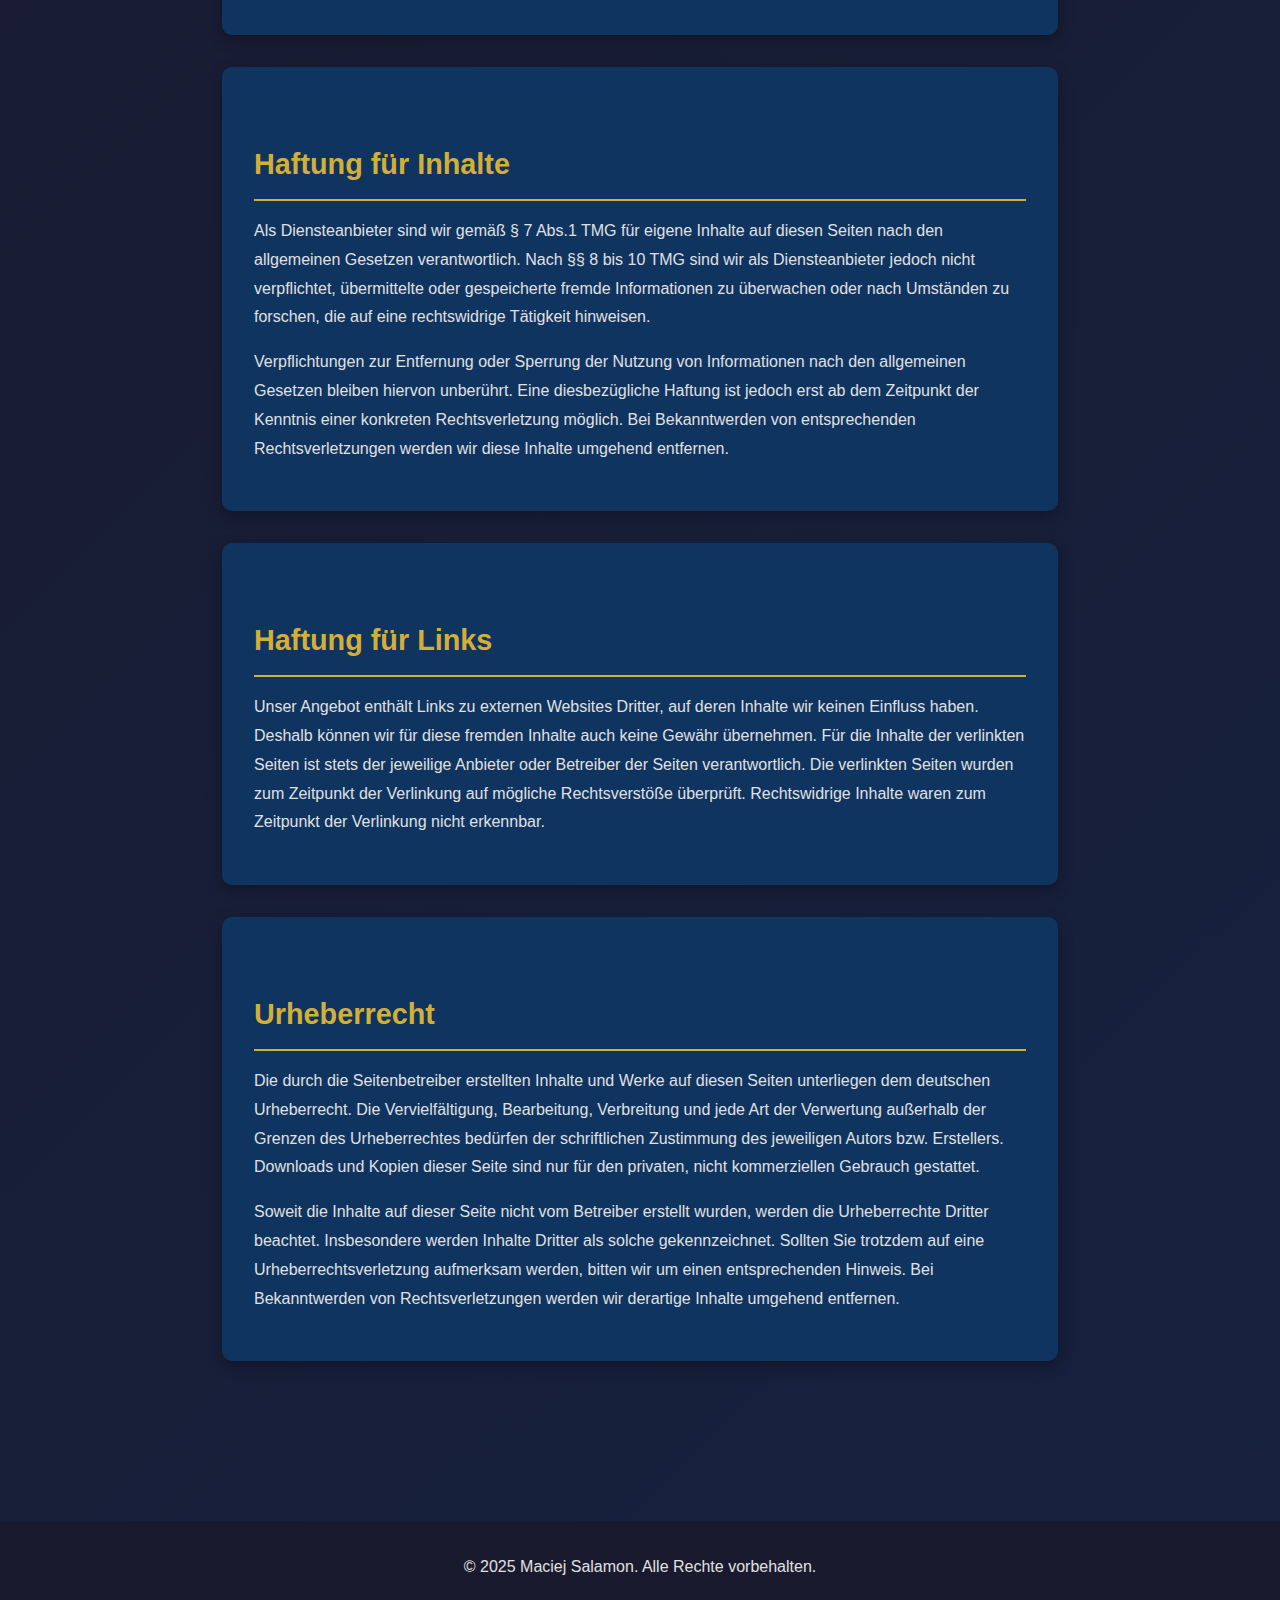
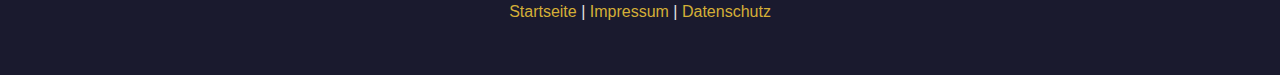
<file: impressum.html>
<!DOCTYPE html>
<html lang="de">
<head>
    <meta charset="UTF-8">
    <meta name="viewport" content="width=device-width, initial-scale=1.0">
    <title>Impressum - Maciej Salamon</title>
    <style>
        * {
            margin: 0;
            padding: 0;
            box-sizing: border-box;
        }

        :root {
            --primary-color: #1a1a2e;
            --accent-color: #d4af37;
            --text-light: #e0e0e0;
            --bg-dark: #16213e;
            --bg-section: #0f3460;
        }

        body {
            font-family: 'Segoe UI', Tahoma, Geneva, Verdana, sans-serif;
            background: linear-gradient(135deg, var(--primary-color) 0%, var(--bg-dark) 100%);
            color: var(--text-light);
            line-height: 1.8;
            min-height: 100vh;
        }

        header {
            background: rgba(26, 26, 46, 0.95);
            backdrop-filter: blur(10px);
            padding: 1rem 0;
            box-shadow: 0 2px 10px rgba(0,0,0,0.3);
        }

        nav {
            max-width: 1200px;
            margin: 0 auto;
            padding: 0 2rem;
            display: flex;
            justify-content: space-between;
            align-items: center;
        }

        .logo {
            font-size: 1.5rem;
            font-weight: bold;
            color: var(--accent-color);
            text-decoration: none;
        }

        .back-link {
            color: var(--text-light);
            text-decoration: none;
            padding: 0.5rem 1rem;
            border: 1px solid var(--accent-color);
            border-radius: 5px;
            transition: all 0.3s;
        }

        .back-link:hover {
            background: var(--accent-color);
            color: var(--primary-color);
        }

        .container {
            max-width: 900px;
            margin: 0 auto;
            padding: 4rem 2rem;
        }

        h1 {
            font-size: 3rem;
            color: var(--accent-color);
            margin-bottom: 2rem;
            text-align: center;
        }

        h2 {
            font-size: 1.8rem;
            color: var(--accent-color);
            margin-top: 2.5rem;
            margin-bottom: 1rem;
            border-bottom: 2px solid var(--accent-color);
            padding-bottom: 0.5rem;
        }

        h3 {
            font-size: 1.3rem;
            color: var(--accent-color);
            margin-top: 1.5rem;
            margin-bottom: 0.75rem;
        }

        .content-box {
            background: var(--bg-section);
            padding: 2rem;
            border-radius: 10px;
            margin-bottom: 2rem;
            box-shadow: 0 5px 15px rgba(0,0,0,0.3);
        }

        p {
            margin-bottom: 1rem;
        }

        a {
            color: var(--accent-color);
            text-decoration: none;
        }

        a:hover {
            text-decoration: underline;
        }

        .highlight {
            background: rgba(212, 175, 55, 0.2);
            padding: 0.25rem 0.5rem;
            border-radius: 3px;
            font-weight: bold;
        }

        .note {
            background: rgba(255, 193, 7, 0.1);
            border-left: 4px solid #ffc107;
            padding: 1rem;
            margin: 1.5rem 0;
            border-radius: 5px;
        }

        footer {
            background: var(--primary-color);
            padding: 2rem;
            text-align: center;
            margin-top: 4rem;
        }

        @media (max-width: 768px) {
            h1 {
                font-size: 2rem;
            }

            h2 {
                font-size: 1.5rem;
            }
        }
    </style>
</head>
<body>
    <header>
        <nav>
            <a href="index.html" class="logo">Maciej Salamon</a>
            <a href="index.html" class="back-link">← Zurück zur Startseite</a>
        </nav>
    </header>

    <div class="container">
        <h1>Impressum</h1>

        <div class="content-box">
            <h2>Angaben gemäß § 5 TMG / § 25 Mediengesetz</h2>
            
            <h3>Medieninhaber und für den Inhalt verantwortlich:</h3>
            <p>
                <strong>Maciej Salamon</strong><br>
                Blindengasse 25<br>
                1080 Wien, Österreich
            </p>

            <h3>Kontakt:</h3>
            <p>
                E-Mail: <a href="mailto:salamon@chello.at">salamon@chello.at</a>
            </p>
        </div>

        <div class="content-box">
            <h2>Umsatzsteuer-Identifikationsnummer</h2>
            <p>
                <strong>UID:</strong> ATU66792205
            </p>
        </div>

        <div class="content-box">
            <h2>EU-Streitschlichtung</h2>
            <p>
                Die Europäische Kommission stellt eine Plattform zur Online-Streitbeilegung (OS) bereit:<br>
                <a href="https://ec.europa.eu/consumers/odr/" target="_blank">https://ec.europa.eu/consumers/odr/</a>
            </p>
            <p>
                Unsere E-Mail-Adresse finden Sie oben im Impressum.
            </p>
        </div>

        <div class="content-box">
            <h2>Verbraucherstreitbeilegung / Universalschlichtungsstelle</h2>
            <p>
                Wir sind nicht bereit oder verpflichtet, an Streitbeilegungsverfahren vor einer 
                Verbraucherschlichtungsstelle teilzunehmen.
            </p>
        </div>

        <div class="content-box">
            <h2>Haftung für Inhalte</h2>
            <p>
                Als Diensteanbieter sind wir gemäß § 7 Abs.1 TMG für eigene Inhalte auf diesen Seiten nach 
                den allgemeinen Gesetzen verantwortlich. Nach §§ 8 bis 10 TMG sind wir als Diensteanbieter 
                jedoch nicht verpflichtet, übermittelte oder gespeicherte fremde Informationen zu überwachen 
                oder nach Umständen zu forschen, die auf eine rechtswidrige Tätigkeit hinweisen.
            </p>
            <p>
                Verpflichtungen zur Entfernung oder Sperrung der Nutzung von Informationen nach den allgemeinen 
                Gesetzen bleiben hiervon unberührt. Eine diesbezügliche Haftung ist jedoch erst ab dem Zeitpunkt 
                der Kenntnis einer konkreten Rechtsverletzung möglich. Bei Bekanntwerden von entsprechenden 
                Rechtsverletzungen werden wir diese Inhalte umgehend entfernen.
            </p>
        </div>

        <div class="content-box">
            <h2>Haftung für Links</h2>
            <p>
                Unser Angebot enthält Links zu externen Websites Dritter, auf deren Inhalte wir keinen Einfluss haben. 
                Deshalb können wir für diese fremden Inhalte auch keine Gewähr übernehmen. Für die Inhalte der 
                verlinkten Seiten ist stets der jeweilige Anbieter oder Betreiber der Seiten verantwortlich. 
                Die verlinkten Seiten wurden zum Zeitpunkt der Verlinkung auf mögliche Rechtsverstöße überprüft. 
                Rechtswidrige Inhalte waren zum Zeitpunkt der Verlinkung nicht erkennbar.
            </p>
        </div>

        <div class="content-box">
            <h2>Urheberrecht</h2>
            <p>
                Die durch die Seitenbetreiber erstellten Inhalte und Werke auf diesen Seiten unterliegen dem 
                deutschen Urheberrecht. Die Vervielfältigung, Bearbeitung, Verbreitung und jede Art der Verwertung 
                außerhalb der Grenzen des Urheberrechtes bedürfen der schriftlichen Zustimmung des jeweiligen 
                Autors bzw. Erstellers. Downloads und Kopien dieser Seite sind nur für den privaten, nicht 
                kommerziellen Gebrauch gestattet.
            </p>
            <p>
                Soweit die Inhalte auf dieser Seite nicht vom Betreiber erstellt wurden, werden die Urheberrechte 
                Dritter beachtet. Insbesondere werden Inhalte Dritter als solche gekennzeichnet. Sollten Sie 
                trotzdem auf eine Urheberrechtsverletzung aufmerksam werden, bitten wir um einen entsprechenden Hinweis. 
                Bei Bekanntwerden von Rechtsverletzungen werden wir derartige Inhalte umgehend entfernen.
            </p>
        </div>
    </div>

    <footer>
        <p>&copy; 2025 Maciej Salamon. Alle Rechte vorbehalten.</p>
        <p style="margin-top: 0.5rem;">
            <a href="index.html">Startseite</a> | 
            <a href="impressum.html">Impressum</a> | 
            <a href="dsgvo.html">Datenschutz</a>
        </p>
    </footer>
</body>
</html>
</file>
